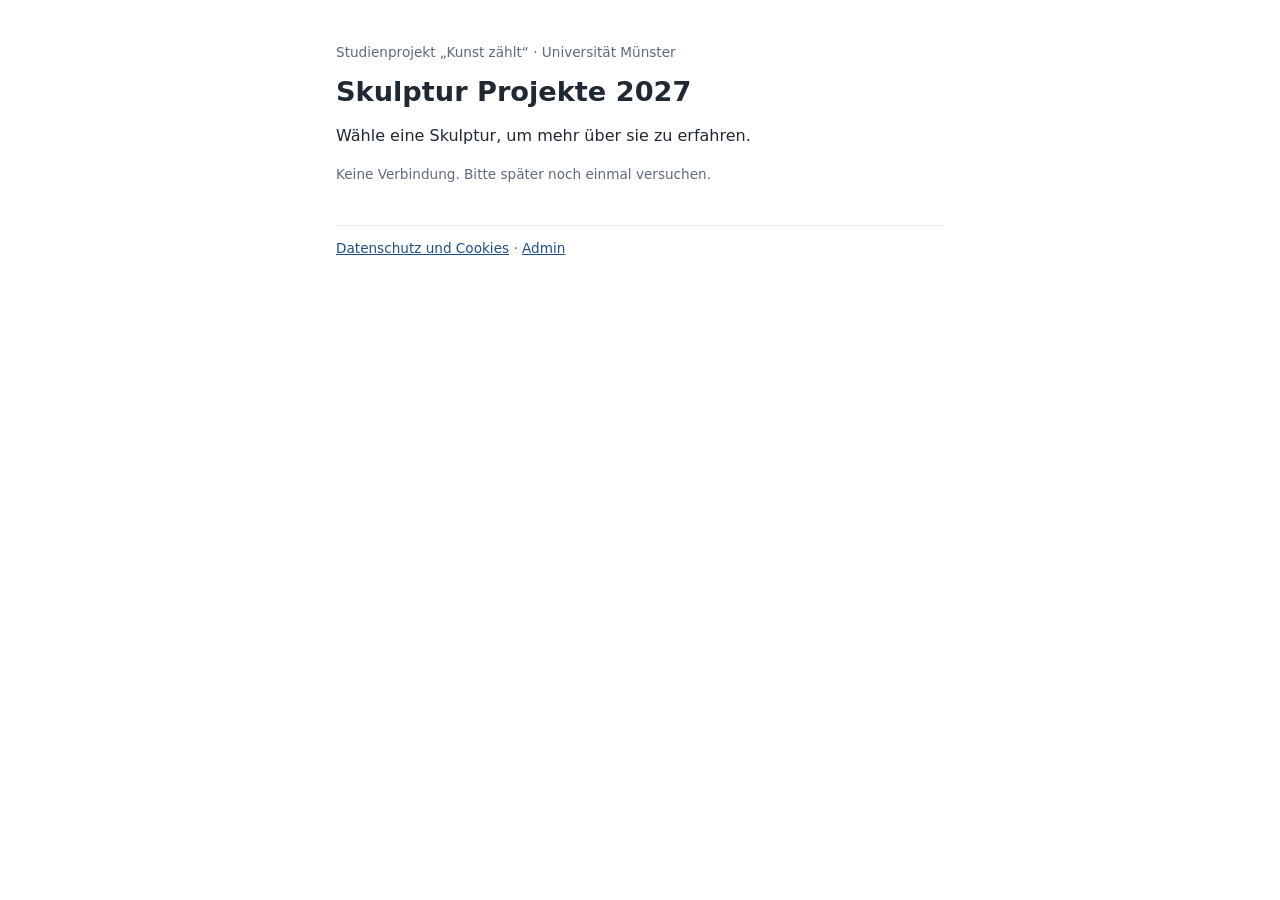
<file: index.html>
<!doctype html>
<html lang="de">
<head>
<meta charset="utf-8">
<meta name="viewport" content="width=device-width, initial-scale=1">
<title>Skulptur Projekte 2027</title>
<link rel="stylesheet" href="css/stil.css">
</head>
<body>
  <main class="seite">
    <p class="klein">Studienprojekt „Kunst zählt“ · Universität Münster</p>
    <h1>Skulptur Projekte 2027</h1>
    <p>Wähle eine Skulptur, um mehr über sie zu erfahren.</p>
    <div class="stationsliste" id="liste"><p class="klein">Lade Stationen …</p></div>

    <div class="fuss klein">
      <a href="datenschutz.html">Datenschutz und Cookies</a> ·
      <a href="admin.html">Admin</a>
    </div>
  </main>

  <script src="config.js"></script>
  <script src="js/gemeinsam.js"></script>
  <script>
    // Liste aller aktiven Stationen. Von hier aus wird nichts gezählt.
    (async () => {
      const liste = document.getElementById("liste");
      if (!KZ.konfiguriert) {
        liste.innerHTML = '<p class="klein">Die Website ist noch nicht eingerichtet (config.js).</p>';
        return;
      }
      try {
        const stationen = await KZ.lesen({ aktion: "stationen" });
        liste.innerHTML = stationen.length
          ? stationen.map((s) => '<a href="station.html?s=' + s.id + '">' + KZ.html(s.name) + "</a>").join("")
          : '<p class="klein">Noch keine Stationen.</p>';
      } catch (e) {
        liste.innerHTML = '<p class="klein">Keine Verbindung. Bitte später noch einmal versuchen.</p>';
      }
    })();
  </script>
</body>
</html>
</file>
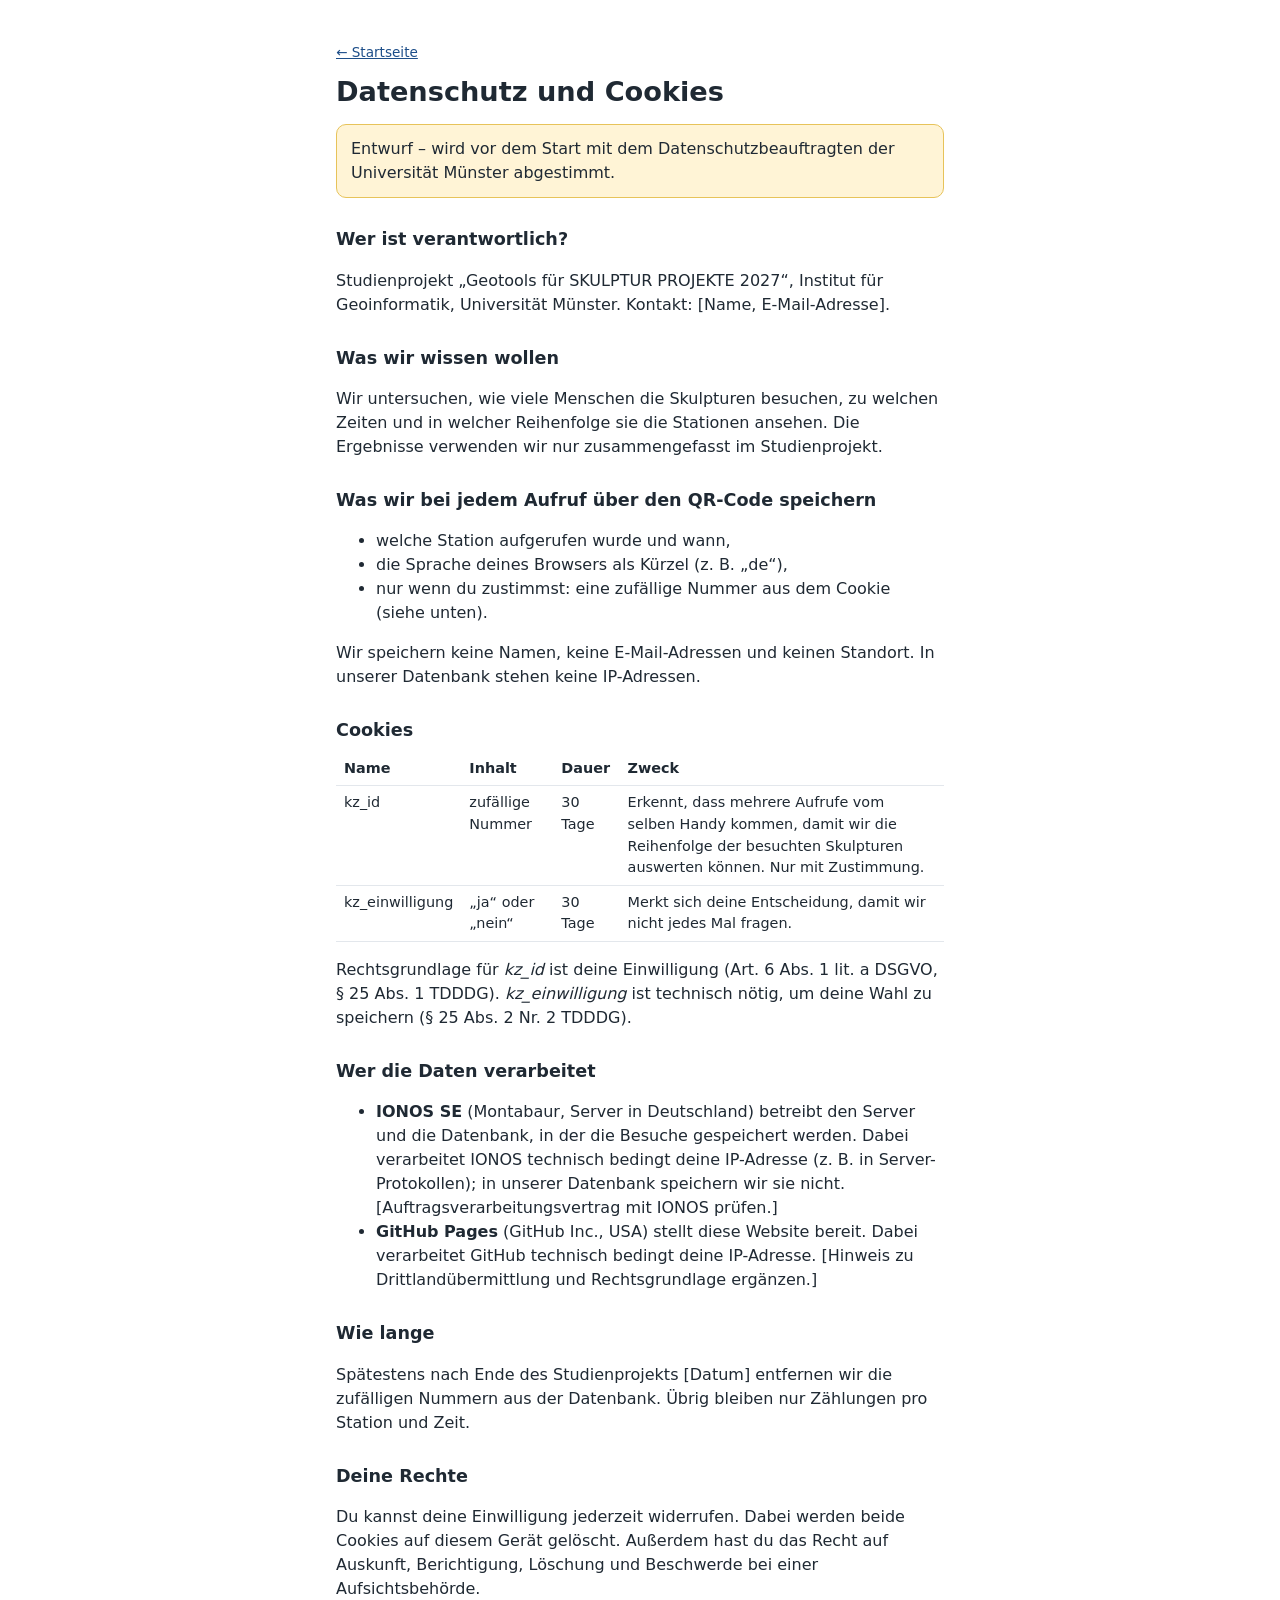
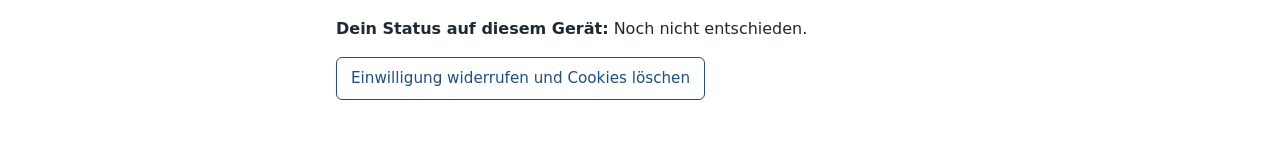
<file: datenschutz.html>
<!doctype html>
<html lang="de">
<head>
<meta charset="utf-8">
<meta name="viewport" content="width=device-width, initial-scale=1">
<title>Datenschutz – Skulptur Projekte 2027</title>
<link rel="stylesheet" href="css/stil.css">
<style>
  table { border-collapse: collapse; width: 100%; font-size: 0.9em; margin: 8px 0 16px; }
  th, td { text-align: left; padding: 6px 8px; border-bottom: 1px solid var(--linie); vertical-align: top; }
  h2 { font-size: 1.1em; margin: 28px 0 6px; }
</style>
</head>
<body>
  <main class="seite" style="padding-bottom: 40px">
    <p class="klein"><a href="index.html">← Startseite</a></p>
    <h1>Datenschutz und Cookies</h1>

    <!-- ENTWURF: Vor der Veröffentlichung mit dem Datenschutzbeauftragten
         der Universität Münster abstimmen und die [Platzhalter] ausfüllen. -->
    <div class="hinweisbox">Entwurf – wird vor dem Start mit dem Datenschutzbeauftragten
      der Universität Münster abgestimmt.</div>

    <h2>Wer ist verantwortlich?</h2>
    <p>Studienprojekt „Geotools für SKULPTUR PROJEKTE 2027“, Institut für Geoinformatik,
       Universität Münster. Kontakt: [Name, E-Mail-Adresse].</p>

    <h2>Was wir wissen wollen</h2>
    <p>Wir untersuchen, wie viele Menschen die Skulpturen besuchen, zu welchen Zeiten und
       in welcher Reihenfolge sie die Stationen ansehen. Die Ergebnisse verwenden wir nur
       zusammengefasst im Studienprojekt.</p>

    <h2>Was wir bei jedem Aufruf über den QR-Code speichern</h2>
    <ul>
      <li>welche Station aufgerufen wurde und wann,</li>
      <li>die Sprache deines Browsers als Kürzel (z. B. „de“),</li>
      <li>nur wenn du zustimmst: eine zufällige Nummer aus dem Cookie (siehe unten).</li>
    </ul>
    <p>Wir speichern keine Namen, keine E-Mail-Adressen und keinen Standort. In unserer
       Datenbank stehen keine IP-Adressen.</p>

    <h2>Cookies</h2>
    <table>
      <tr><th>Name</th><th>Inhalt</th><th>Dauer</th><th>Zweck</th></tr>
      <tr><td>kz_id</td><td>zufällige Nummer</td><td>30 Tage</td>
          <td>Erkennt, dass mehrere Aufrufe vom selben Handy kommen, damit wir die
              Reihenfolge der besuchten Skulpturen auswerten können. Nur mit Zustimmung.</td></tr>
      <tr><td>kz_einwilligung</td><td>„ja“ oder „nein“</td><td>30 Tage</td>
          <td>Merkt sich deine Entscheidung, damit wir nicht jedes Mal fragen.</td></tr>
    </table>
    <p>Rechtsgrundlage für <em>kz_id</em> ist deine Einwilligung (Art. 6 Abs. 1 lit. a DSGVO,
       § 25 Abs. 1 TDDDG). <em>kz_einwilligung</em> ist technisch nötig, um deine Wahl zu
       speichern (§ 25 Abs. 2 Nr. 2 TDDDG).</p>

    <h2>Wer die Daten verarbeitet</h2>
    <ul>
      <li><strong>IONOS SE</strong> (Montabaur, Server in Deutschland) betreibt den Server und die
          Datenbank, in der die Besuche gespeichert werden. Dabei verarbeitet IONOS technisch
          bedingt deine IP-Adresse (z. B. in Server-Protokollen); in unserer Datenbank speichern wir
          sie nicht. [Auftragsverarbeitungsvertrag mit IONOS prüfen.]</li>
      <li><strong>GitHub Pages</strong> (GitHub Inc., USA) stellt diese Website bereit. Dabei
          verarbeitet GitHub technisch bedingt deine IP-Adresse. [Hinweis zu Drittlandübermittlung
          und Rechtsgrundlage ergänzen.]</li>
    </ul>

    <h2>Wie lange</h2>
    <p>Spätestens nach Ende des Studienprojekts [Datum] entfernen wir die zufälligen Nummern
       aus der Datenbank. Übrig bleiben nur Zählungen pro Station und Zeit.</p>

    <h2>Deine Rechte</h2>
    <p>Du kannst deine Einwilligung jederzeit widerrufen. Dabei werden beide Cookies auf
       diesem Gerät gelöscht. Außerdem hast du das Recht auf Auskunft, Berichtigung,
       Löschung und Beschwerde bei einer Aufsichtsbehörde.</p>

    <p><strong>Dein Status auf diesem Gerät:</strong> <span id="status">…</span></p>
    <p><button class="knopf leise" id="widerrufen">Einwilligung widerrufen und Cookies löschen</button></p>
  </main>

  <script src="config.js"></script>
  <script src="js/gemeinsam.js"></script>
  <script>
    function zeigeStatus() {
      const w = KZ.einwilligung();
      document.getElementById("status").textContent =
        w === "ja" ? "Zugestimmt – dein Rundgang wird mit einer zufälligen Nummer gezählt."
      : w === "nein" ? "Abgelehnt – Aufrufe werden nur ohne Nummer gezählt."
      : "Noch nicht entschieden.";
    }
    document.getElementById("widerrufen").onclick = () => { KZ.widerrufen(); zeigeStatus(); };
    zeigeStatus();
  </script>
</body>
</html>
</file>
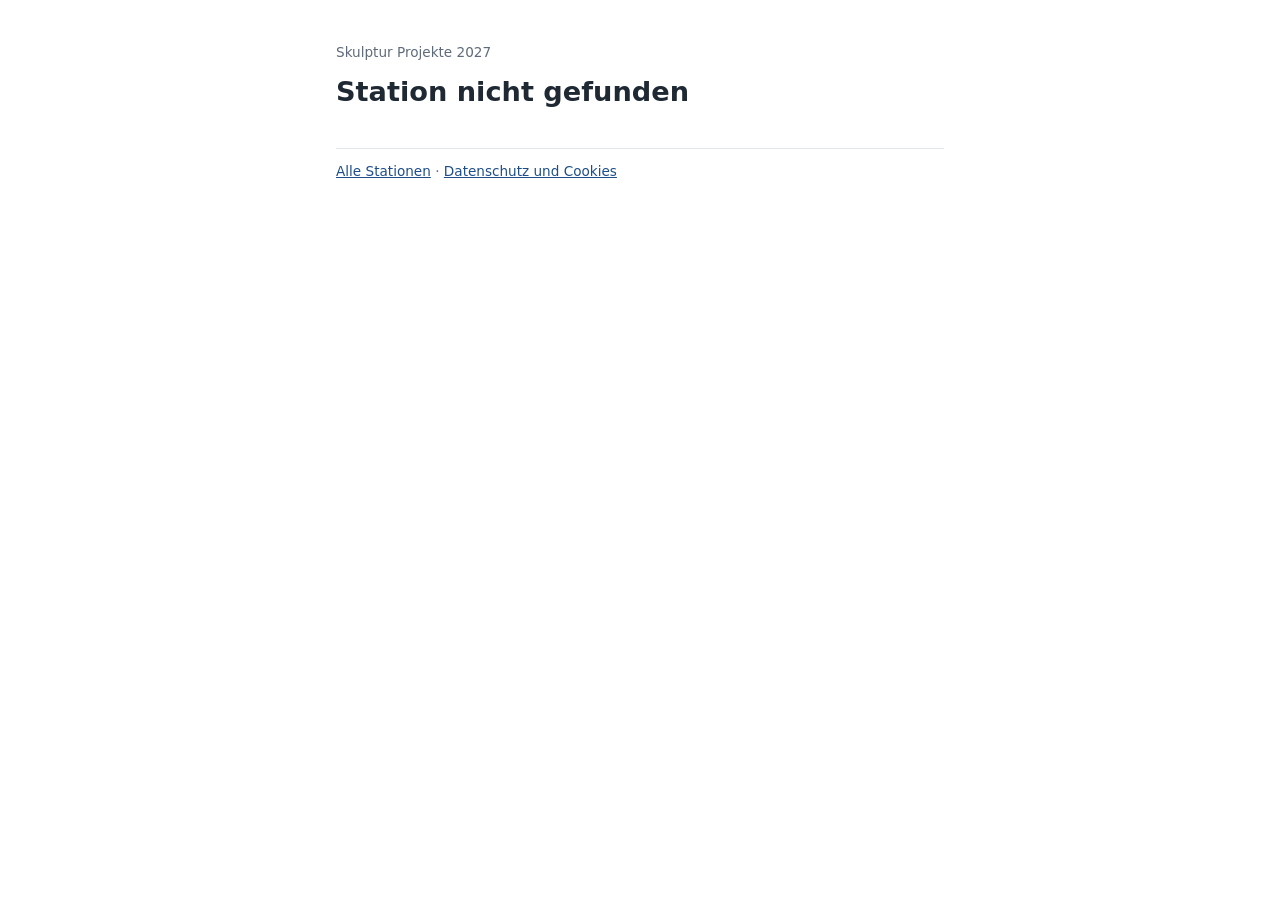
<file: station.html>
<!doctype html>
<html lang="de">
<head>
<meta charset="utf-8">
<meta name="viewport" content="width=device-width, initial-scale=1">
<title>Skulptur Projekte 2027</title>
<link rel="stylesheet" href="css/stil.css">
</head>
<body>
  <main class="seite">
    <p class="klein" id="oben">Skulptur Projekte 2027</p>
    <h1 id="name">Lade …</h1>
    <div class="text" id="text"></div>

    <div class="fuss klein">
      <a href="index.html">Alle Stationen</a> ·
      <a href="datenschutz.html">Datenschutz und Cookies</a>
    </div>
  </main>

  <!-- Einwilligungs-Hinweis. "Ablehnen" ist genauso groß wie "Zustimmen". -->
  <div class="einwilligung versteckt" id="einwilligung" role="dialog" aria-labelledby="ew-titel">
    <div class="innen">
      <h2 id="ew-titel">Dürfen wir deinen Rundgang anonym mitzählen?</h2>
      <p>Für ein Studienprojekt der Universität Münster möchten wir verstehen, in welcher
         Reihenfolge Besucher die Skulpturen ansehen. Dazu speichern wir mit deiner
         Zustimmung ein Cookie mit einer zufälligen Nummer (30 Tage). Wir erfahren
         nicht, wer du bist. Ohne Zustimmung zählen wir nur diesen einen Aufruf.
         <a href="datenschutz.html">Mehr erfahren</a></p>
      <div class="knoepfe">
        <button class="knopf leise" id="ew-nein">Ablehnen</button>
        <button class="knopf" id="ew-ja">Zustimmen</button>
      </div>
    </div>
  </div>

  <script src="config.js"></script>
  <script src="js/gemeinsam.js"></script>
  <script src="js/station.js"></script>
</body>
</html>
</file>
<file: css/stil.css>
/* =====================================================================
   stil.css – gemeinsames Aussehen aller Seiten
   Schlicht: weiß/grau mit einem dunklen Blau, Systemschrift.
   ===================================================================== */

:root {
  --blau: #1d4e89;
  --blau-hell: #e6edf6;
  --blau-mittel: #8fb0d6;
  --grau: #5f6b7a;
  --linie: #e3e7ec;
  --hg: #f4f6f8;
  --text: #1f2933;
  --rot: #b3261e;
  --gruen: #2e7d32;
  --warn: #fff4d6;
  --warn-linie: #e7c35a;
}

* { box-sizing: border-box; }

body {
  margin: 0;
  font-family: system-ui, -apple-system, "Segoe UI", Roboto, Arial, sans-serif;
  color: var(--text);
  background: #fff;
  line-height: 1.5;
}

a { color: var(--blau); }

.klein { font-size: 0.85em; color: var(--grau); }
.versteckt { display: none !important; }

/* ---------- Besucherseiten ---------- */

.seite { max-width: 640px; margin: 0 auto; padding: 28px 16px 140px; }
.seite h1 { font-size: 1.7em; margin: 4px 0 16px; line-height: 1.2; }
.seite .text { white-space: pre-line; }
.fuss { margin-top: 40px; padding-top: 12px; border-top: 1px solid var(--linie); }

.stationsliste a {
  display: block; padding: 14px 16px; margin-bottom: 10px;
  border: 1px solid var(--linie); border-radius: 10px;
  text-decoration: none; font-weight: 600;
}

/* Einwilligungs-Hinweis: unten am Bildschirm, beide Knöpfe gleich groß */
.einwilligung {
  position: fixed; left: 0; right: 0; bottom: 0; z-index: 10;
  background: #fff; border-top: 1px solid var(--linie);
  box-shadow: 0 -6px 24px rgba(0, 0, 0, 0.08);
  padding: 16px;
}
.einwilligung .innen { max-width: 640px; margin: 0 auto; }
.einwilligung h2 { font-size: 1.05em; margin: 0 0 6px; }
.einwilligung p { margin: 0 0 12px; font-size: 0.92em; }
.einwilligung .knoepfe { display: grid; grid-template-columns: 1fr 1fr; gap: 10px; }

/* ---------- Knöpfe und Formulare ---------- */

.knopf {
  display: inline-block; background: var(--blau); color: #fff;
  border: 1px solid var(--blau); border-radius: 6px;
  padding: 9px 14px; font: inherit; font-size: 0.95em;
  cursor: pointer; text-decoration: none; text-align: center;
}
.knopf.leise { background: #fff; color: var(--blau); }
.knopf.gefahr { background: #fff; color: var(--rot); border-color: var(--rot); }
.knopf.klein-knopf { padding: 6px 10px; font-size: 0.85em; }
.knopf:disabled { opacity: 0.5; cursor: default; }

label { display: block; font-size: 0.85em; color: var(--grau); margin: 12px 0 4px; }
input, textarea, select {
  width: 100%; font: inherit; padding: 8px 10px;
  border: 1px solid #c9d1da; border-radius: 6px; background: #fff; color: var(--text);
}
textarea { min-height: 140px; resize: vertical; }

.meldung { margin-top: 10px; font-size: 0.9em; min-height: 1.2em; }
.meldung.fehler { color: var(--rot); }
.meldung.ok { color: var(--gruen); }

.hinweisbox {
  background: var(--warn); border: 1px solid var(--warn-linie);
  border-radius: 10px; padding: 12px 14px; margin: 16px 0;
}

/* ---------- Admin ---------- */

body.admin { background: var(--hg); }

.kopf { background: var(--blau); color: #fff; padding: 16px; }
.kopf .innen { max-width: 1100px; margin: 0 auto; display: flex; gap: 12px;
               align-items: center; justify-content: space-between; flex-wrap: wrap; }
.kopf h1 { margin: 0; font-size: 1.25em; }
.kopf p { margin: 2px 0 0; opacity: 0.9; font-size: 0.88em; }
.kopf .knopf { background: transparent; border-color: rgba(255, 255, 255, 0.7); }

.inhalt { max-width: 1100px; margin: 0 auto; padding: 0 16px 40px; }

.reiter { display: flex; gap: 2px; margin: 0 0 16px; border-bottom: 1px solid var(--linie); overflow-x: auto; }
.reiter button {
  background: none; border: 0; padding: 14px 14px 11px; font: inherit; color: var(--grau);
  border-bottom: 3px solid transparent; cursor: pointer; white-space: nowrap;
}
.reiter button.aktiv { color: var(--blau); border-bottom-color: var(--blau); font-weight: 600; }

.filter { display: flex; flex-wrap: wrap; gap: 10px; align-items: flex-end; margin-bottom: 16px; }
.filter label { margin: 0 0 4px; }
.filter input { width: auto; }

.karte { background: #fff; border: 1px solid var(--linie); border-radius: 10px; padding: 16px; }
.karte + .karte { margin-top: 16px; }
.karte h2 { font-size: 1.02em; margin: 0 0 4px; }
.karte .unter { margin: 0 0 12px; }

.raster-2 { display: grid; grid-template-columns: repeat(auto-fit, minmax(320px, 1fr)); gap: 16px; margin-top: 16px; }
.raster-2 .karte + .karte { margin-top: 0; }

.kacheln { display: grid; grid-template-columns: repeat(auto-fit, minmax(160px, 1fr)); gap: 12px; margin-bottom: 16px; }
.kachel .wert { font-size: 1.75em; font-weight: 700; color: var(--blau); font-variant-numeric: tabular-nums; line-height: 1.2; }
.kachel .name { color: var(--grau); font-size: 0.85em; }

.zeile { display: grid; grid-template-columns: minmax(100px, 1.3fr) 3fr 56px; gap: 12px;
         align-items: center; padding: 7px 0; border-bottom: 1px solid var(--linie); }
.zeile:last-child { border-bottom: 0; }
.balken { background: var(--blau-hell); border-radius: 4px; height: 12px; overflow: hidden; }
.balken div { background: var(--blau); height: 100%; }
.zahl { text-align: right; font-variant-numeric: tabular-nums; }
.leer { color: var(--grau); font-size: 0.9em; padding: 6px 0; }

.legende { display: flex; gap: 16px; font-size: 0.85em; color: var(--grau); margin-top: 8px; flex-wrap: wrap; }
.legende span::before { content: ""; display: inline-block; width: 10px; height: 10px;
                        border-radius: 2px; margin-right: 6px; background: var(--farbe); }

svg.diagramm { width: 100%; height: auto; display: block; }
svg.diagramm text { font-size: 11px; fill: var(--grau); font-family: inherit; }

.waermekarte { overflow-x: auto; }
.waermekarte table { border-collapse: separate; border-spacing: 2px; font-size: 0.78em; }
.waermekarte td { width: 26px; height: 22px; border-radius: 3px; text-align: center; color: #fff; }
.waermekarte th { font-weight: 500; color: var(--grau); padding: 0 4px; white-space: nowrap; }

table.liste { width: 100%; border-collapse: collapse; }
table.liste th, table.liste td { padding: 9px 8px; border-bottom: 1px solid var(--linie); text-align: left; vertical-align: middle; }
table.liste th { font-size: 0.76em; color: var(--grau); font-weight: 600; text-transform: uppercase; letter-spacing: 0.03em; }
.aktionen { display: flex; gap: 6px; flex-wrap: wrap; justify-content: flex-end; }
.etikett { display: inline-block; font-size: 0.78em; padding: 2px 8px; border-radius: 99px; background: var(--blau-hell); color: var(--blau); }
.etikett.grau { background: var(--linie); color: var(--grau); }

.zeitleiste { list-style: none; margin: 0; padding: 0 0 0 18px; border-left: 2px solid var(--blau-hell); }
.zeitleiste li { position: relative; padding: 0 0 14px 6px; }
.zeitleiste li::before { content: ""; position: absolute; left: -25px; top: 5px; width: 12px; height: 12px;
                         border-radius: 50%; background: var(--blau); border: 2px solid #fff; }
.zeitleiste .wann { font-size: 0.82em; color: var(--grau); }
.zeitleiste .abstand { font-size: 0.78em; color: var(--grau); margin-top: 2px; }

.qr-raster { display: grid; grid-template-columns: repeat(auto-fill, minmax(220px, 1fr)); gap: 16px; }
.qr-raster .karte { text-align: center; margin: 0; }
.qr-raster .qr svg { width: 100%; max-width: 190px; height: auto; margin: 10px auto; display: block; }
.qr-raster h3 { font-size: 1em; margin: 0; }
.url { word-break: break-all; }

.login { max-width: 400px; margin: 48px auto; }

@media (max-width: 600px) {
  .nur-breit { display: none; }
  .zeile { grid-template-columns: minmax(80px, 1fr) 2fr 44px; }
}
</file>
